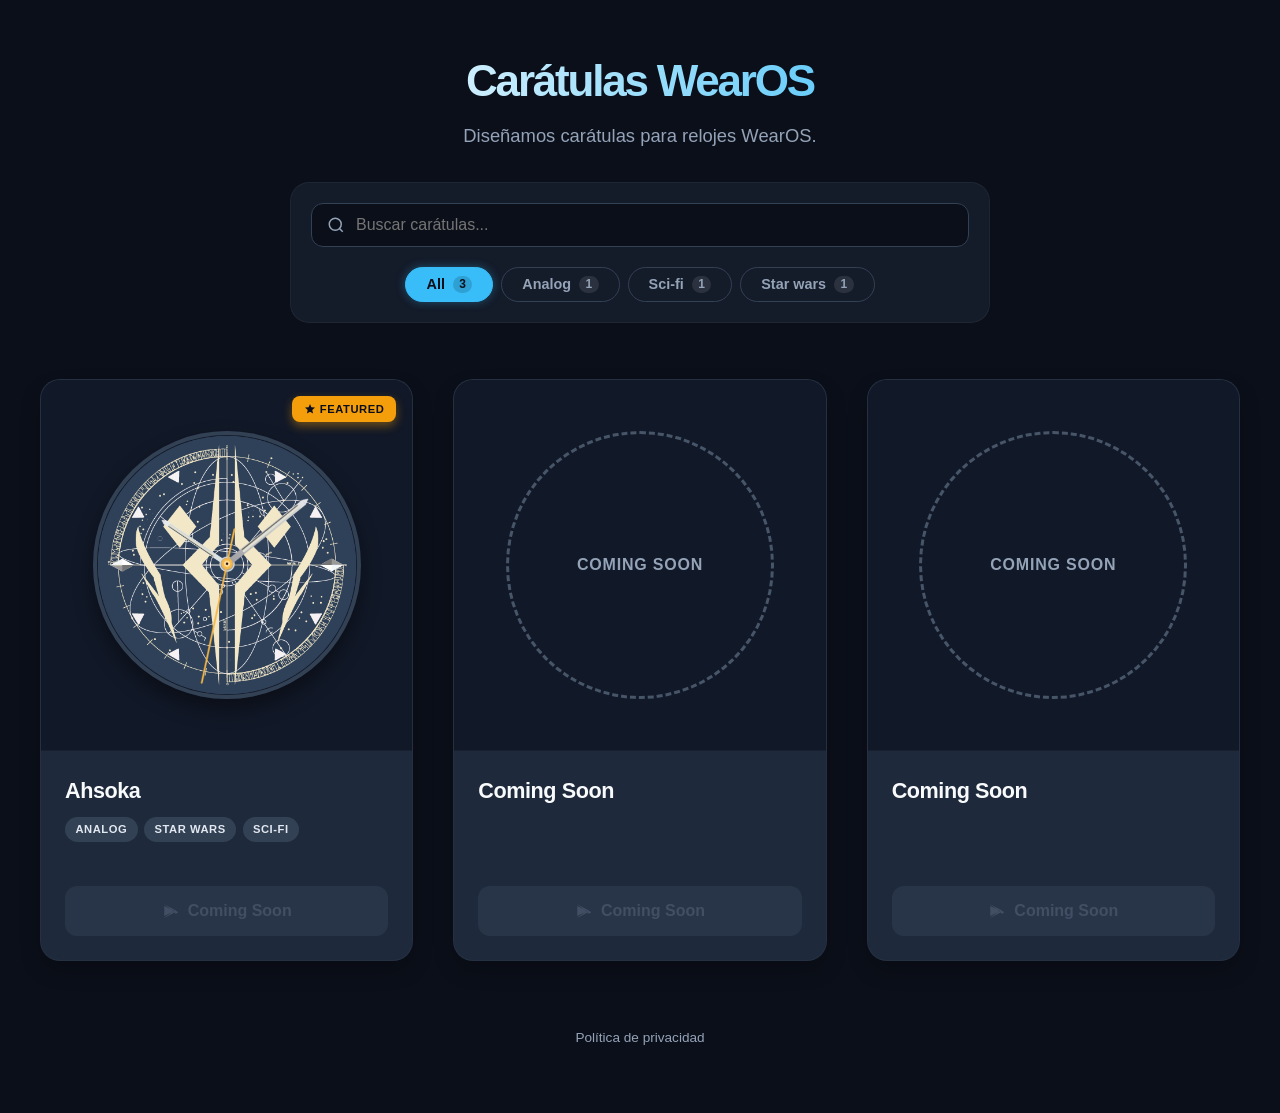
<file: index.html>
<!DOCTYPE html>
<html lang="en">
<head>
    <meta charset="UTF-8">
    <meta name="viewport" content="width=device-width, initial-scale=1.0">
    <title>Wear OS Watch Faces Portfolio</title>
    <!-- Link to external stylesheet layout -->
    <link rel="stylesheet" href="style.css">
</head>
<body>

    <header>
        <h1>Carátulas WearOS</h1>
        <p>Diseñamos carátulas para relojes WearOS.</p>
        
        <div class="controls-container">
            <div class="search-wrapper">
                <svg class="search-icon" viewBox="0 0 24 24" fill="none" stroke="currentColor" stroke-width="2">
                    <circle cx="11" cy="11" r="8"></circle><line x1="21" y1="21" x2="16.65" y2="16.65"></line>
                </svg>
                <input type="text" id="search-bar" placeholder="Buscar carátulas...">
            </div>
            
            
            <div class="filter-tabs" id="filter-tabs-container"></div>
        </div>
    </header>

    
    <main class="grid" id="faces-grid"></main>

    <footer>
        <a href="privacy_es.html" class="privacy-link">Política de privacidad</a>
    </footer>
    
    <script src="app.js"></script>
</body>
</html>
</file>
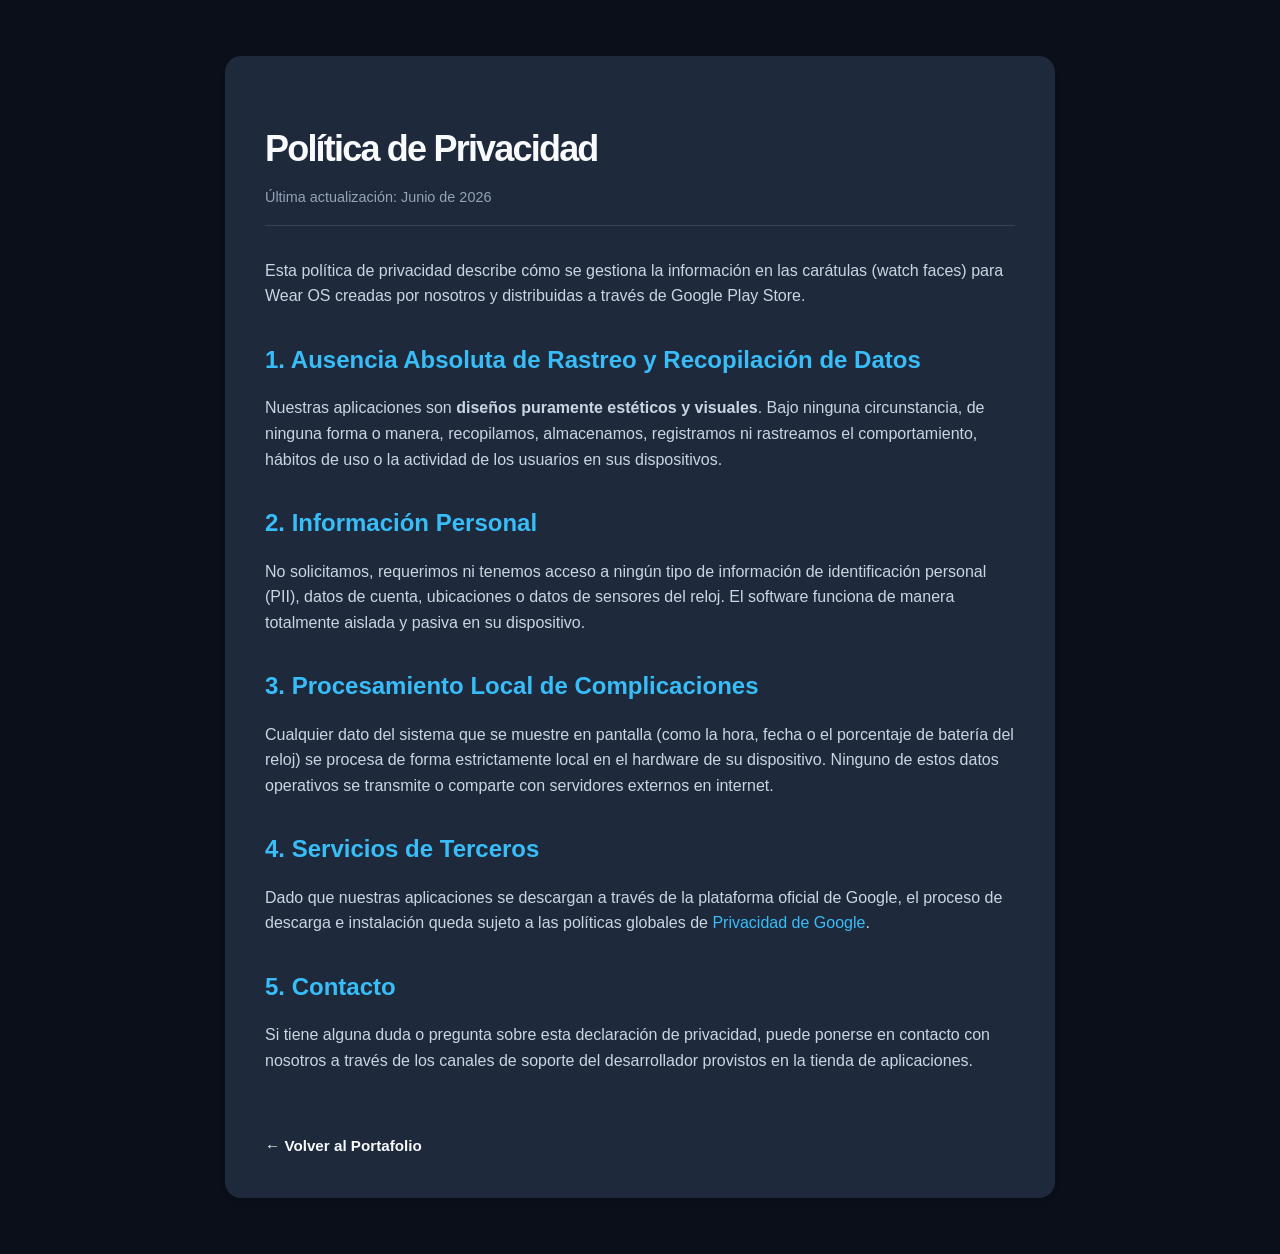
<file: privacy_es.html>
<!DOCTYPE html>
<html lang="es">
<head>
    <meta charset="UTF-8">
    <meta name="viewport" content="width=device-width, initial-scale=1.0">
    <title>Política de Privacidad - Wear OS Watch Faces</title>
    <style>
        :root {
            --bg-color: #0b0f19;
            --card-bg: #1e293b;
            --text-main: #f8fafc;
            --text-muted: #94a3b8;
            --accent: #38bdf8;
        }

        body {
            font-family: -apple-system, BlinkMacSystemFont, "Segoe UI", Roboto, sans-serif;
            background-color: var(--bg-color);
            color: var(--text-main);
            line-height: 1.6;
            padding: 3rem 1rem;
        }

        .container {
            max-width: 750px;
            margin: 0 auto;
            background-color: var(--card-bg);
            padding: 2.5rem;
            border-radius: 1rem;
            box-shadow: 0 4px 6px -1px rgba(0, 0, 0, 0.1);
        }

        h1 {
            font-size: 2.25rem;
            margin-bottom: 0.5rem;
            letter-spacing: -0.05em;
        }

        .date {
            color: var(--text-muted);
            font-size: 0.9rem;
            margin-bottom: 2rem;
            border-bottom: 1px solid #334155;
            padding-bottom: 1rem;
        }

        h2 {
            font-size: 1.5rem;
            color: var(--accent);
            margin-top: 2rem;
            margin-bottom: 0.75rem;
        }

        p, ul {
            color: #cbd5e1;
            margin-bottom: 1.25rem;
        }

        .back-link {
            display: inline-block;
            margin-top: 2.5rem;
            color: var(--text-main);
            text-decoration: none;
            font-weight: 600;
            font-size: 0.95rem;
            transition: color 0.2s;
        }

        .back-link:hover {
            color: var(--accent);
        }
    </style>
</head>
<body>

    <div class="container">
        <h1>Política de Privacidad</h1>
        <div class="date">Última actualización: Junio de 2026</div>

        <p>Esta política de privacidad describe cómo se gestiona la información en las carátulas (watch faces) para Wear OS creadas por nosotros y distribuidas a través de Google Play Store.</p>

        <h2>1. Ausencia Absoluta de Rastreo y Recopilación de Datos</h2>
        <p>Nuestras aplicaciones son <strong>diseños puramente estéticos y visuales</strong>. Bajo ninguna circunstancia, de ninguna forma o manera, recopilamos, almacenamos, registramos ni rastreamos el comportamiento, hábitos de uso o la actividad de los usuarios en sus dispositivos.</p>

        <h2>2. Información Personal</h2>
        <p>No solicitamos, requerimos ni tenemos acceso a ningún tipo de información de identificación personal (PII), datos de cuenta, ubicaciones o datos de sensores del reloj. El software funciona de manera totalmente aislada y pasiva en su dispositivo.</p>

        <h2>3. Procesamiento Local de Complicaciones</h2>
        <p>Cualquier dato del sistema que se muestre en pantalla (como la hora, fecha o el porcentaje de batería del reloj) se procesa de forma estrictamente local en el hardware de su dispositivo. Ninguno de estos datos operativos se transmite o comparte con servidores externos en internet.</p>

        <h2>4. Servicios de Terceros</h2>
        <p>Dado que nuestras aplicaciones se descargan a través de la plataforma oficial de Google, el proceso de descarga e instalación queda sujeto a las políticas globales de <a href="https://google.com" target="_blank" style="color: var(--accent); text-decoration: none;">Privacidad de Google</a>.</p>

        <h2>5. Contacto</h2>
        <p>Si tiene alguna duda o pregunta sobre esta declaración de privacidad, puede ponerse en contacto con nosotros a través de los canales de soporte del desarrollador provistos en la tienda de aplicaciones.</p>

        <a href="index.html" class="back-link">&larr; Volver al Portafolio</a>
    </div>

</body>
</html>
</file>
<file: style.css>
:root {
    --bg-color: #0b0f19;
    --card-bg: #1e293b;
    --text-main: #f8fafc;
    --text-muted: #94a3b8;
    --accent: #38bdf8;
    --accent-glow: rgba(56, 189, 248, 0.35);
    --tag-bg: #334155;
    --tag-text: #e2e8f0;
    --disabled-bg: #334155;
    --disabled-text: #64748b;
    --placeholder-bg: #111827;
    --placeholder-border: #475569;
    --featured-bg: #f59e0b;
}

* {
    box-sizing: border-box;
    margin: 0;
    padding: 0;
}

body {
    font-family: -apple-system, BlinkMacSystemFont, "Segoe UI", Roboto, sans-serif;
    background-color: var(--bg-color);
    color: var(--text-main);
    line-height: 1.5;
    padding: 3rem 1.5rem;
    min-height: 100vh;
    display: flex;
    flex-direction: column;
}

header {
    text-align: center;
    max-width: 700px;
    margin: 0 auto 3.5rem auto;
    width: 100%;
}

header h1 {
    font-size: 2.75rem;
    font-weight: 800;
    letter-spacing: -0.05em;
    margin-bottom: 0.5rem;
    background: linear-gradient(to right, #ffffff, var(--accent));
    -webkit-background-clip: text;
    -webkit-text-fill-color: transparent;
}

header p {
    color: var(--text-muted);
    font-size: 1.15rem;
    margin-bottom: 2rem;
}

.controls-container {
    display: flex;
    flex-direction: column;
    gap: 1.25rem;
    background: rgba(30, 41, 59, 0.5);
    padding: 1.25rem;
    border-radius: 1.2rem;
    border: 1px solid rgba(255, 255, 255, 0.05);
    backdrop-filter: blur(8px);
}

.search-wrapper {
    position: relative;
    width: 100%;
}

.search-icon {
    position: absolute;
    left: 1rem;
    top: 50%;
    transform: translateY(-50%);
    width: 18px;
    height: 18px;
    color: var(--text-muted);
    pointer-events: none;
}

#search-bar {
    width: 100%;
    padding: 0.75rem 1rem 0.75rem 2.75rem;
    background-color: var(--bg-color);
    border: 1px solid #334155;
    border-radius: 0.75rem;
    color: var(--text-main);
    font-size: 1rem;
    transition: all 0.2s ease;
}

#search-bar:focus {
    outline: none;
    border-color: var(--accent);
    box-shadow: 0 0 12px var(--accent-glow);
}

.filter-tabs {
    display: flex;
    flex-wrap: wrap;
    gap: 0.5rem;
    justify-content: center;
}

.filter-btn {
    display: inline-flex;
    align-items: center;
    gap: 0.5rem;
    background: transparent;
    border: 1px solid #334155;
    color: var(--text-muted);
    padding: 0.5rem 1.25rem;
    border-radius: 2rem;
    font-size: 0.9rem;
    font-weight: 600;
    cursor: pointer;
    transition: all 0.2s ease;
}

.filter-btn:hover {
    color: var(--text-main);
    border-color: var(--text-muted);
}

.filter-btn.active {
    background-color: var(--accent);
    color: #0b0f19;
    border-color: var(--accent);
    box-shadow: 0 0 10px var(--accent-glow);
}

.filter-count {
    font-size: 0.75rem;
    background-color: rgba(255, 255, 255, 0.1);
    color: var(--text-muted);
    padding: 0.1rem 0.4rem;
    border-radius: 1rem;
    font-weight: 700;
}

.filter-btn.active .filter-count {
    background-color: rgba(0, 0, 0, 0.15);
    color: #0b0f19;
}

.grid {
    display: grid;
    grid-template-columns: repeat(auto-fill, minmax(290px, 1fr));
    gap: 2.5rem;
    max-width: 1200px;
    margin: 0 auto;
    flex-grow: 1;
    width: 100%;
}

.card {
    position: relative;
    background-color: var(--card-bg);
    border-radius: 1.25rem;
    overflow: hidden;
    display: flex;
    flex-direction: column;
    border: 1px solid rgba(255, 255, 255, 0.03);
    box-shadow: 0 10px 25px -5px rgba(0, 0, 0, 0.3);
    transition: all 0.3s cubic-bezier(0.4, 0, 0.2, 1);
}

.card:hover {
    transform: translateY(-6px);
    border-color: rgba(56, 189, 248, 0.4);
    box-shadow: 0 15px 30px -5px rgba(0, 0, 0, 0.5), 0 0 15px rgba(56, 189, 248, 0.1);
}

.featured-badge {
    position: absolute;
    top: 1rem;
    right: 1rem;
    background-color: var(--featured-bg);
    color: #0b0f19;
    font-size: 0.7rem;
    font-weight: 800;
    text-transform: uppercase;
    padding: 0.3rem 0.75rem;
    border-radius: 0.5rem;
    letter-spacing: 0.05em;
    z-index: 10;
    box-shadow: 0 4px 10px rgba(245, 158, 11, 0.4);
    display: inline-flex;
    align-items: center;
    gap: 0.25rem;
}

.image-container {
    width: 100%;
    aspect-ratio: 1 / 1;
    background-color: #111827;
    display: flex;
    align-items: center;
    justify-content: center;
    padding: 1.75rem;
    border-bottom: 1px solid rgba(255, 255, 255, 0.03);
}

.watch-preview {
    width: 85%;
    height: 85%;
    border-radius: 50%;
    object-fit: cover;
    border: 4px solid #334155;
    box-shadow: 0 10px 20px rgba(0, 0, 0, 0.4);
}

.watch-preview-placeholder {
    width: 85%;
    height: 85%;
    border-radius: 50%;
    background-color: var(--placeholder-bg);
    border: 3px dashed var(--placeholder-border);
    display: flex;
    align-items: center;
    justify-content: center;
    text-align: center;
    padding: 1rem;
    color: var(--text-muted);
    font-weight: 700;
    font-size: 1rem;
    letter-spacing: 0.05em;
    text-transform: uppercase;
}

.content {
    padding: 1.5rem;
    display: flex;
    flex-direction: column;
    flex-grow: 1;
}

.title {
    font-size: 1.35rem;
    font-weight: 700;
    margin-bottom: 0.6rem;
    letter-spacing: -0.02em;
}

.tags-container {
    display: flex;
    flex-wrap: wrap;
    gap: 0.4rem;
    margin-bottom: 1rem;
}

.tag {
    background-color: var(--tag-bg);
    color: var(--tag-text);
    font-size: 0.7rem;
    font-weight: 700;
    padding: 0.25rem 0.65rem;
    border-radius: 2rem;
    text-transform: uppercase;
    letter-spacing: 0.05em;
}

.description {
    color: var(--text-muted);
    font-size: 0.95rem;
    margin-bottom: 1.75rem;
    flex-grow: 1;
}

.btn {
    display: inline-flex;
    align-items: center;
    justify-content: center;
    background-color: var(--accent);
    color: #0b0f19;
    text-decoration: none;
    font-weight: 700;
    padding: 0.8rem 1.2rem;
    border-radius: 0.75rem;
    transition: all 0.2s ease;
}

.btn:hover {
    background-color: #7dd3fc;
    box-shadow: 0 0 15px var(--accent-glow);
}

.btn.disabled {
    background-color: var(--disabled-bg);
    color: var(--disabled-text);
    pointer-events: none;
    opacity: 0.5;
}

.btn svg {
    margin-right: 0.5rem;
    width: 18px;
    height: 18px;
}

.no-results-box {
    grid-column: 1 / -1;
    text-align: center;
    padding: 4rem 2rem;
    background-color: var(--card-bg);
    border-radius: 1.25rem;
    border: 1px dashed var(--placeholder-border);
    max-width: 500px;
    margin: 2rem auto;
    display: flex;
    flex-direction: column;
    align-items: center;
}

.no-results-box svg {
    width: 64px;
    height: 64px;
    color: var(--text-muted);
    margin-bottom: 1.5rem;
}

.no-results-box h3 {
    font-size: 1.5rem;
    margin-bottom: 0.5rem;
    font-weight: 700;
}

.no-results-box p {
    color: var(--text-muted);
    font-size: 0.95rem;
    margin-bottom: 1.5rem;
}

.reset-btn {
    background-color: transparent;
    border: 2px solid var(--accent);
    color: var(--accent);
    padding: 0.6rem 1.5rem;
    border-radius: 0.5rem;
    font-weight: 700;
    cursor: pointer;
    transition: all 0.2s ease;
}

.reset-btn:hover {
    background-color: var(--accent);
    color: #0b0f19;
    box-shadow: 0 0 15px var(--accent-glow);
}

footer {
    text-align: center;
    padding: 4rem 1rem 1rem 1rem;
    margin-top: auto;
}

.privacy-link {
    color: var(--text-muted);
    text-decoration: none;
    font-size: 0.85rem;
    transition: color 0.2s ease;
}

.privacy-link:hover {
    color: var(--accent);
    text-decoration: underline;
}

@media (max-width: 480px) {
    body { padding: 1.5rem 1rem; }
    header h1 { font-size: 2.2rem; }
    .controls-container { padding: 0.75rem; }
}
</file>
